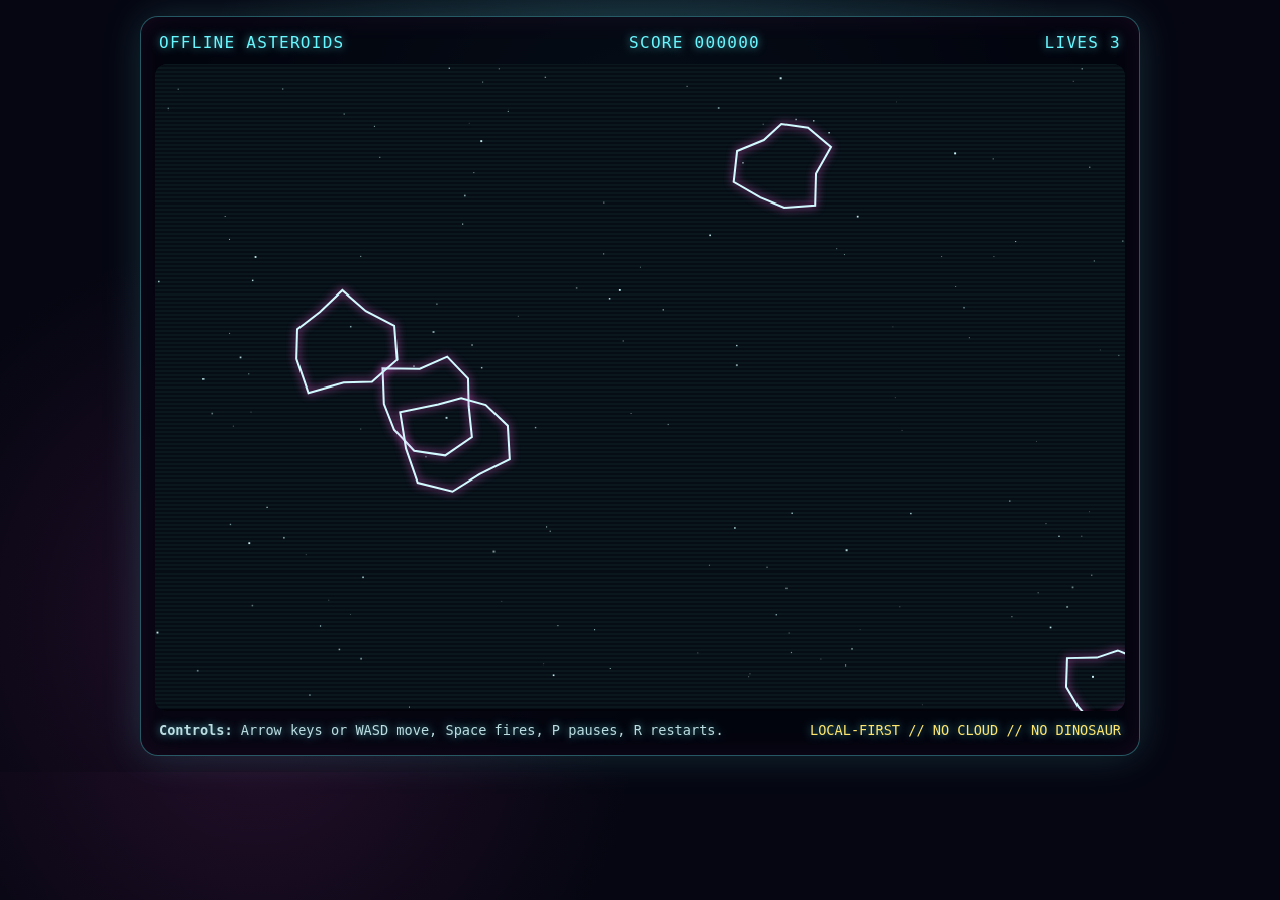
<file: git.ideabase/offline-asteroids/index.html>
<!doctype html>
<html lang="en">
<head>
  <meta charset="utf-8">
  <meta name="viewport" content="width=device-width, initial-scale=1">
  <title>Offline Asteroids</title>
  <link rel="stylesheet" href="style.css">
</head>
<body>
  <main class="cabinet">
    <header class="hud">
      <span>OFFLINE ASTEROIDS</span>
      <span id="score">SCORE 000000</span>
      <span id="lives">LIVES 3</span>
    </header>

    <canvas id="game" width="960" height="640" aria-label="Offline Asteroids game canvas"></canvas>

    <footer class="panel">
      <p><strong>Controls:</strong> Arrow keys or WASD move, Space fires, P pauses, R restarts.</p>
      <p class="signal">LOCAL-FIRST // NO CLOUD // NO DINOSAUR</p>
    </footer>
  </main>
  <script src="game.js"></script>
</body>
</html>
</file>
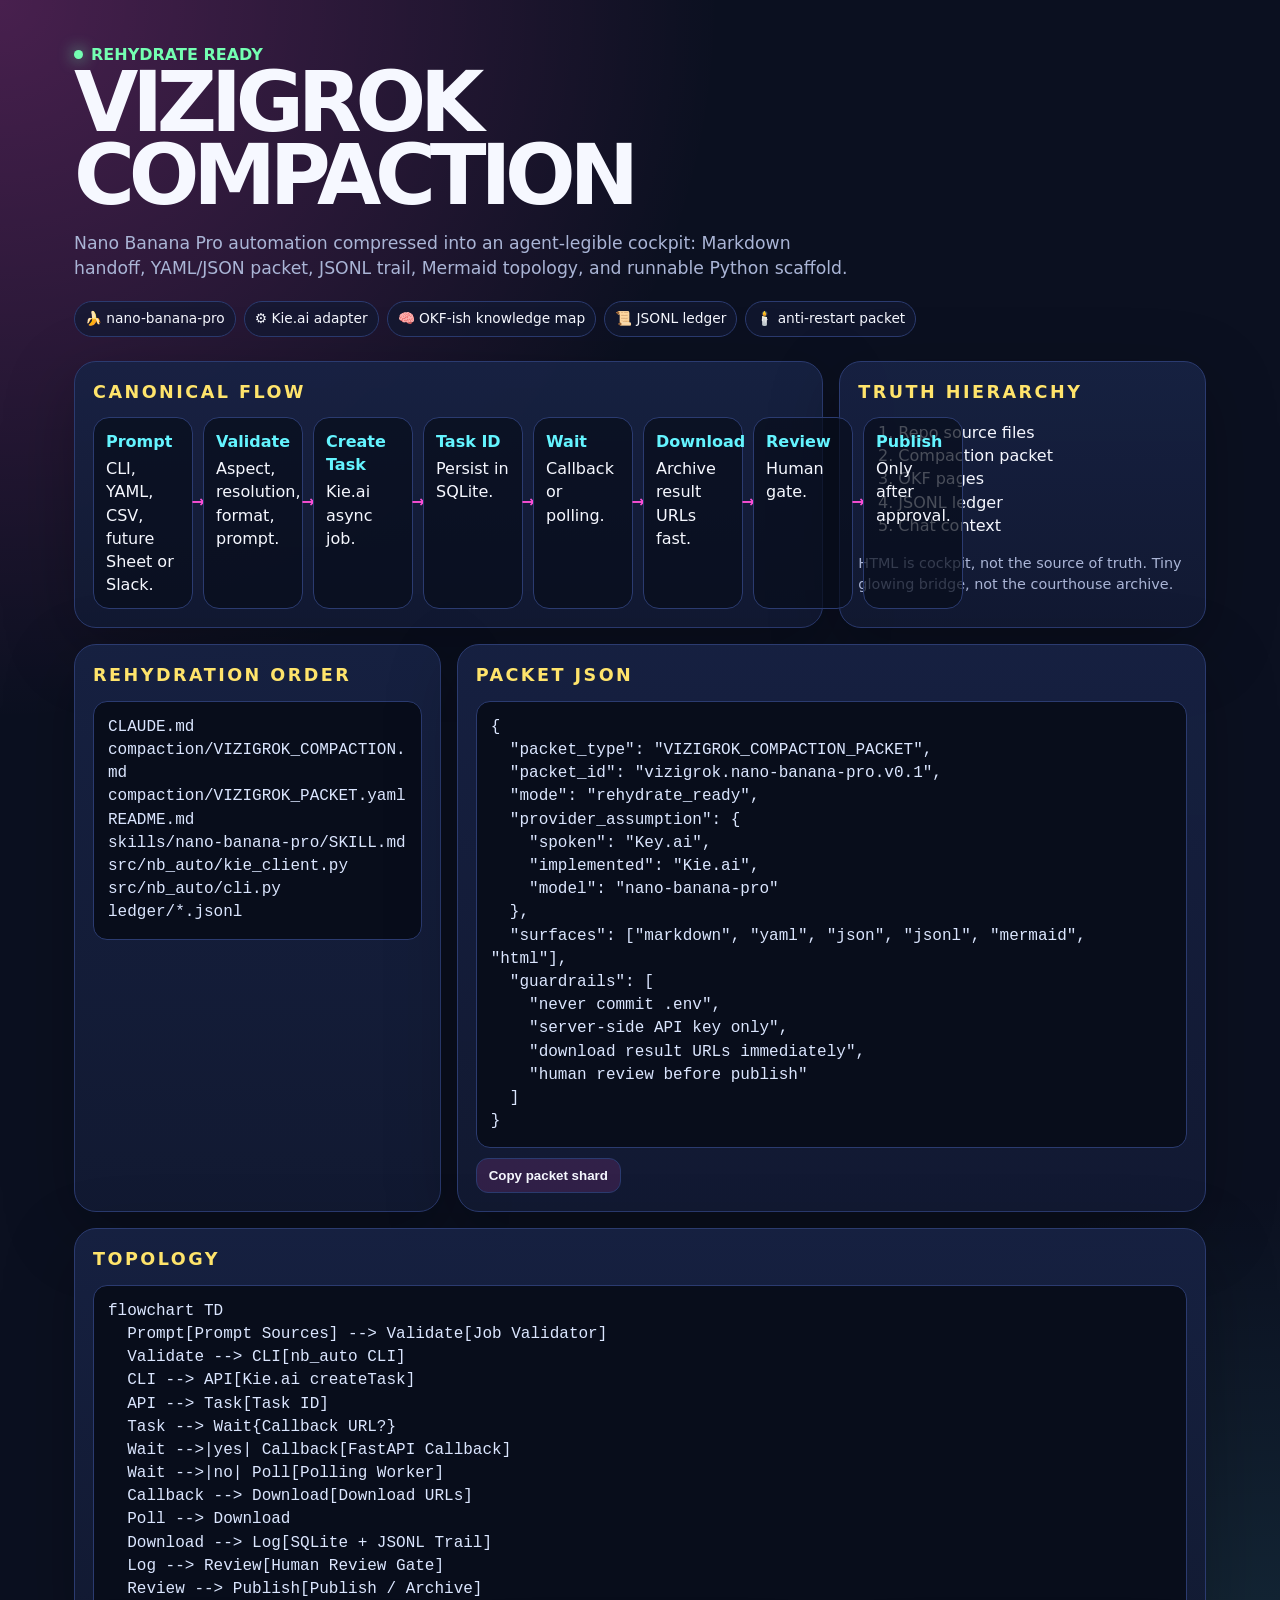
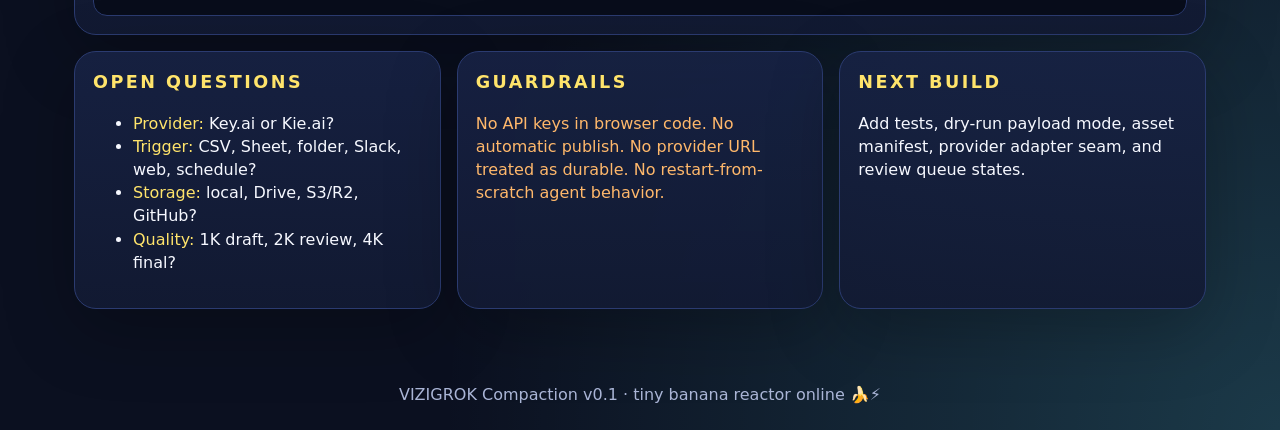
<file: dashboards/vizigrok_compaction.html>
<!doctype html>
<html lang="en">
<head>
  <meta charset="utf-8" />
  <meta name="viewport" content="width=device-width, initial-scale=1" />
  <title>VIZIGROK Compaction · Nano Banana Pro</title>
  <style>
    :root {
      --bg: #0b1020;
      --panel: #121a33;
      --panel2: #172244;
      --ink: #f6f8ff;
      --muted: #aab5d6;
      --line: #2b3b70;
      --hot: #ff4fd8;
      --banana: #ffe46b;
      --cyan: #64f4ff;
      --green: #74ffb2;
      --warn: #ffb86b;
    }
    * { box-sizing: border-box; }
    body {
      margin: 0;
      background:
        radial-gradient(circle at top left, rgba(255,79,216,.25), transparent 30%),
        radial-gradient(circle at bottom right, rgba(100,244,255,.18), transparent 35%),
        var(--bg);
      color: var(--ink);
      font-family: ui-sans-serif, system-ui, -apple-system, BlinkMacSystemFont, "Segoe UI", sans-serif;
      line-height: 1.45;
    }
    header {
      padding: 42px 24px 24px;
      max-width: 1180px;
      margin: auto;
    }
    h1 { margin: 0; font-size: clamp(2.1rem, 7vw, 5.2rem); letter-spacing: -0.075em; line-height: .88; }
    h2 { margin: 0 0 12px; font-size: 1.1rem; color: var(--banana); text-transform: uppercase; letter-spacing: .14em; }
    h3 { margin: 0 0 8px; }
    .subtitle { color: var(--muted); max-width: 780px; font-size: 1.08rem; margin-top: 18px; }
    .badge-row { display: flex; flex-wrap: wrap; gap: 8px; margin-top: 20px; }
    .badge {
      border: 1px solid var(--line);
      color: var(--ink);
      background: rgba(18,26,51,.72);
      padding: 7px 10px;
      border-radius: 999px;
      font-size: .86rem;
    }
    main { max-width: 1180px; margin: auto; padding: 0 24px 50px; }
    .grid { display: grid; grid-template-columns: repeat(12, 1fr); gap: 16px; }
    .card {
      grid-column: span 4;
      background: linear-gradient(180deg, rgba(23,34,68,.9), rgba(18,26,51,.92));
      border: 1px solid var(--line);
      border-radius: 22px;
      padding: 18px;
      box-shadow: 0 20px 70px rgba(0,0,0,.25);
    }
    .wide { grid-column: span 8; }
    .full { grid-column: 1 / -1; }
    .tiny { color: var(--muted); font-size: .9rem; }
    pre {
      white-space: pre-wrap;
      word-break: break-word;
      margin: 0;
      padding: 14px;
      border: 1px solid var(--line);
      border-radius: 14px;
      background: #080d1b;
      color: #dbe6ff;
      overflow: auto;
    }
    code { font-family: ui-monospace, SFMono-Regular, Menlo, Consolas, monospace; }
    .flow { display: grid; grid-template-columns: repeat(8, minmax(100px, 1fr)); gap: 10px; align-items: stretch; }
    .node {
      border: 1px solid var(--line);
      background: rgba(8,13,27,.72);
      border-radius: 16px;
      padding: 12px;
      min-height: 88px;
      position: relative;
    }
    .node b { color: var(--cyan); display: block; margin-bottom: 4px; }
    .node::after {
      content: "→";
      position: absolute;
      right: -13px;
      top: 38%;
      color: var(--hot);
      font-weight: 900;
    }
    .node:last-child::after { display: none; }
    .status {
      display: inline-flex; align-items: center; gap: 8px;
      color: var(--green);
      font-weight: 700;
    }
    .dot { width: 9px; height: 9px; border-radius: 50%; background: var(--green); box-shadow: 0 0 16px var(--green); }
    .table { display: grid; grid-template-columns: 160px 1fr; border: 1px solid var(--line); border-radius: 16px; overflow: hidden; }
    .table div { padding: 11px 13px; border-bottom: 1px solid var(--line); }
    .table div:nth-child(odd) { color: var(--banana); background: rgba(255,228,107,.06); }
    .table div:nth-last-child(-n+2) { border-bottom: none; }
    button {
      border: 1px solid var(--line);
      background: rgba(255,79,216,.13);
      color: var(--ink);
      padding: 9px 12px;
      border-radius: 12px;
      cursor: pointer;
      font-weight: 700;
    }
    button:hover { border-color: var(--hot); }
    .btns { display: flex; flex-wrap: wrap; gap: 8px; margin: 10px 0 0; }
    .warn { color: var(--warn); }
    .banana { color: var(--banana); }
    .hot { color: var(--hot); }
    footer { color: var(--muted); padding: 24px; text-align: center; }
    @media (max-width: 900px) { .card, .wide { grid-column: 1 / -1; } .flow { grid-template-columns: 1fr; } .node::after { display: none; } }
  </style>
</head>
<body>
  <header>
    <div class="status"><span class="dot"></span> REHYDRATE READY</div>
    <h1>VIZIGROK<br/>COMPACTION</h1>
    <p class="subtitle">Nano Banana Pro automation compressed into an agent-legible cockpit: Markdown handoff, YAML/JSON packet, JSONL trail, Mermaid topology, and runnable Python scaffold.</p>
    <div class="badge-row">
      <span class="badge">🍌 nano-banana-pro</span>
      <span class="badge">⚙️ Kie.ai adapter</span>
      <span class="badge">🧠 OKF-ish knowledge map</span>
      <span class="badge">📜 JSONL ledger</span>
      <span class="badge">🕯️ anti-restart packet</span>
    </div>
  </header>

  <main class="grid">
    <section class="card wide">
      <h2>Canonical Flow</h2>
      <div class="flow">
        <div class="node"><b>Prompt</b><span>CLI, YAML, CSV, future Sheet or Slack.</span></div>
        <div class="node"><b>Validate</b><span>Aspect, resolution, format, prompt.</span></div>
        <div class="node"><b>Create Task</b><span>Kie.ai async job.</span></div>
        <div class="node"><b>Task ID</b><span>Persist in SQLite.</span></div>
        <div class="node"><b>Wait</b><span>Callback or polling.</span></div>
        <div class="node"><b>Download</b><span>Archive result URLs fast.</span></div>
        <div class="node"><b>Review</b><span>Human gate.</span></div>
        <div class="node"><b>Publish</b><span>Only after approval.</span></div>
      </div>
    </section>

    <section class="card">
      <h2>Truth Hierarchy</h2>
      <ol>
        <li>Repo source files</li>
        <li>Compaction packet</li>
        <li>OKF pages</li>
        <li>JSONL ledger</li>
        <li>Chat context</li>
      </ol>
      <p class="tiny">HTML is cockpit, not the source of truth. Tiny glowing bridge, not the courthouse archive.</p>
    </section>

    <section class="card">
      <h2>Rehydration Order</h2>
      <pre><code>CLAUDE.md
compaction/VIZIGROK_COMPACTION.md
compaction/VIZIGROK_PACKET.yaml
README.md
skills/nano-banana-pro/SKILL.md
src/nb_auto/kie_client.py
src/nb_auto/cli.py
ledger/*.jsonl</code></pre>
    </section>

    <section class="card wide">
      <h2>Packet JSON</h2>
      <pre id="packet"><code>{
  "packet_type": "VIZIGROK_COMPACTION_PACKET",
  "packet_id": "vizigrok.nano-banana-pro.v0.1",
  "mode": "rehydrate_ready",
  "provider_assumption": {
    "spoken": "Key.ai",
    "implemented": "Kie.ai",
    "model": "nano-banana-pro"
  },
  "surfaces": ["markdown", "yaml", "json", "jsonl", "mermaid", "html"],
  "guardrails": [
    "never commit .env",
    "server-side API key only",
    "download result URLs immediately",
    "human review before publish"
  ]
}</code></pre>
      <div class="btns"><button onclick="copyPacket()">Copy packet shard</button></div>
    </section>

    <section class="card full">
      <h2>Topology</h2>
      <pre><code>flowchart TD
  Prompt[Prompt Sources] --> Validate[Job Validator]
  Validate --> CLI[nb_auto CLI]
  CLI --> API[Kie.ai createTask]
  API --> Task[Task ID]
  Task --> Wait{Callback URL?}
  Wait -->|yes| Callback[FastAPI Callback]
  Wait -->|no| Poll[Polling Worker]
  Callback --> Download[Download URLs]
  Poll --> Download
  Download --> Log[SQLite + JSONL Trail]
  Log --> Review[Human Review Gate]
  Review --> Publish[Publish / Archive]</code></pre>
    </section>

    <section class="card">
      <h2>Open Questions</h2>
      <ul>
        <li><span class="banana">Provider:</span> Key.ai or Kie.ai?</li>
        <li><span class="banana">Trigger:</span> CSV, Sheet, folder, Slack, web, schedule?</li>
        <li><span class="banana">Storage:</span> local, Drive, S3/R2, GitHub?</li>
        <li><span class="banana">Quality:</span> 1K draft, 2K review, 4K final?</li>
      </ul>
    </section>

    <section class="card">
      <h2>Guardrails</h2>
      <p class="warn">No API keys in browser code. No automatic publish. No provider URL treated as durable. No restart-from-scratch agent behavior.</p>
    </section>

    <section class="card">
      <h2>Next Build</h2>
      <p>Add tests, dry-run payload mode, asset manifest, provider adapter seam, and review queue states.</p>
    </section>
  </main>

  <footer>VIZIGROK Compaction v0.1 · tiny banana reactor online 🍌⚡</footer>

  <script>
    function copyPacket() {
      const text = document.getElementById('packet').innerText;
      navigator.clipboard.writeText(text).then(() => alert('Packet shard copied.'));
    }
  </script>
</body>
</html>
</file>
<file: git.ideabase/offline-asteroids/style.css>
:root {
  color-scheme: dark;
  --bg: #050611;
  --ink: #d8fbff;
  --cyan: #69f7ff;
  --pink: #ff4fd8;
  --amber: #ffe66d;
}

* { box-sizing: border-box; }

html, body {
  margin: 0;
  min-height: 100%;
  background:
    radial-gradient(circle at 50% 20%, rgba(105,247,255,.16), transparent 28rem),
    radial-gradient(circle at 20% 80%, rgba(255,79,216,.12), transparent 24rem),
    var(--bg);
  color: var(--ink);
  font: 16px/1.45 ui-monospace, SFMono-Regular, Menlo, Consolas, monospace;
}

body {
  display: grid;
  place-items: center;
  padding: 1rem;
  overflow: hidden;
}

.cabinet {
  width: min(100%, 1000px);
  border: 1px solid rgba(105,247,255,.35);
  border-radius: 18px;
  padding: 14px;
  background: rgba(2,4,14,.78);
  box-shadow: 0 0 40px rgba(105,247,255,.16), inset 0 0 28px rgba(255,79,216,.08);
}

.hud, .panel {
  display: flex;
  gap: 1rem;
  justify-content: space-between;
  align-items: center;
  color: var(--cyan);
  text-shadow: 0 0 9px rgba(105,247,255,.7);
}

.hud { padding: 0 4px 10px; letter-spacing: .08em; }
.panel { padding: 10px 4px 0; flex-wrap: wrap; font-size: .85rem; color: rgba(216,251,255,.86); }
.panel p { margin: 0; }
.signal { color: var(--amber); }

canvas {
  display: block;
  width: 100%;
  aspect-ratio: 3 / 2;
  border-radius: 12px;
  background: #02030a;
  image-rendering: pixelated;
  box-shadow: inset 0 0 30px rgba(105,247,255,.12);
}

@media (max-width: 720px) {
  .hud { font-size: .7rem; }
  .panel { font-size: .72rem; }
}
</file>
